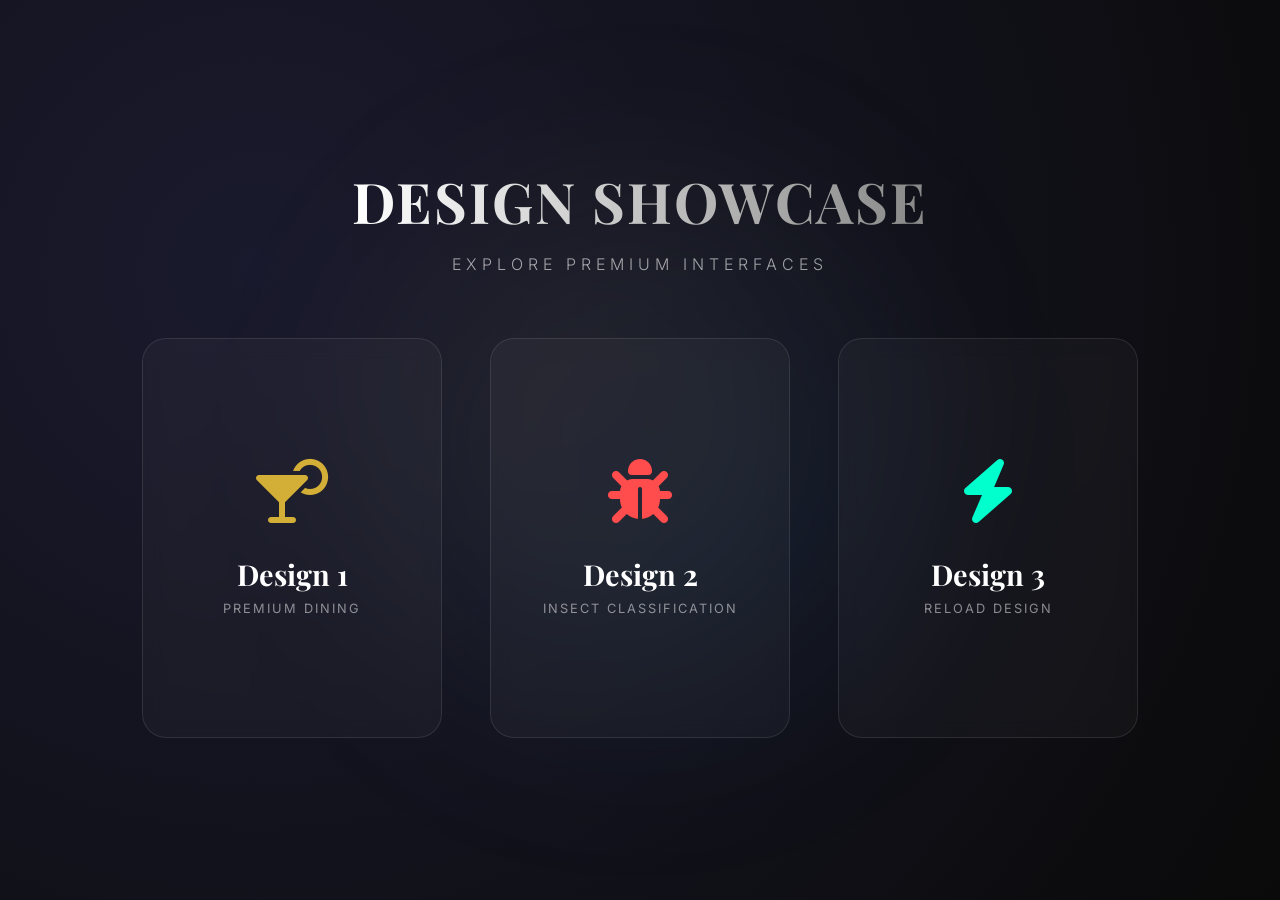
<file: index.html>
<!DOCTYPE html>
<html lang="en">
<head>
    <meta charset="UTF-8">
    <meta name="viewport" content="width=device-width, initial-scale=1.0">
    <title>Design Showcase | Home</title>
    <meta name="description" content="Welcome to the Design Showcase. Select a portal to explore different premium web designs.">
    <!-- Google Fonts -->
    <link rel="preconnect" href="https://fonts.googleapis.com">
    <link rel="preconnect" href="https://fonts.gstatic.com" crossorigin>
    <link href="https://fonts.googleapis.com/css2?family=Inter:wght@300;400;600&family=Playfair+Display:wght@400;700&display=swap" rel="stylesheet">
    <!-- Font Awesome for icons -->
    <link rel="stylesheet" href="https://cdnjs.cloudflare.com/ajax/libs/font-awesome/6.4.0/css/all.min.css">
    <link rel="stylesheet" href="index.css">
</head>
<body>
    <div class="bg-gradient"></div>
    <div class="blob"></div>

    <header>
        <h1>DESIGN SHOWCASE</h1>
        <p>Explore Premium Interfaces</p>
    </header>

    <main class="portal-container">
        <a href="design1.html" class="portal-card d1">
            <i class="fa-solid fa-martini-glass-citrus"></i>
            <h2>Design 1</h2>
            <span>Premium Dining</span>
        </a>

        <a href="design2.html" class="portal-card d2">
            <i class="fa-solid fa-bug"></i>
            <h2>Design 2</h2>
            <span>Insect Classification</span>
        </a>
        <a href="design3.html" class="portal-card d3">
            <i class="fa-solid fa-bolt"></i>
            <h2>Design 3</h2>
            <span>Reload Design</span>
        </a>
    </main>
</body>
</html>
</file>
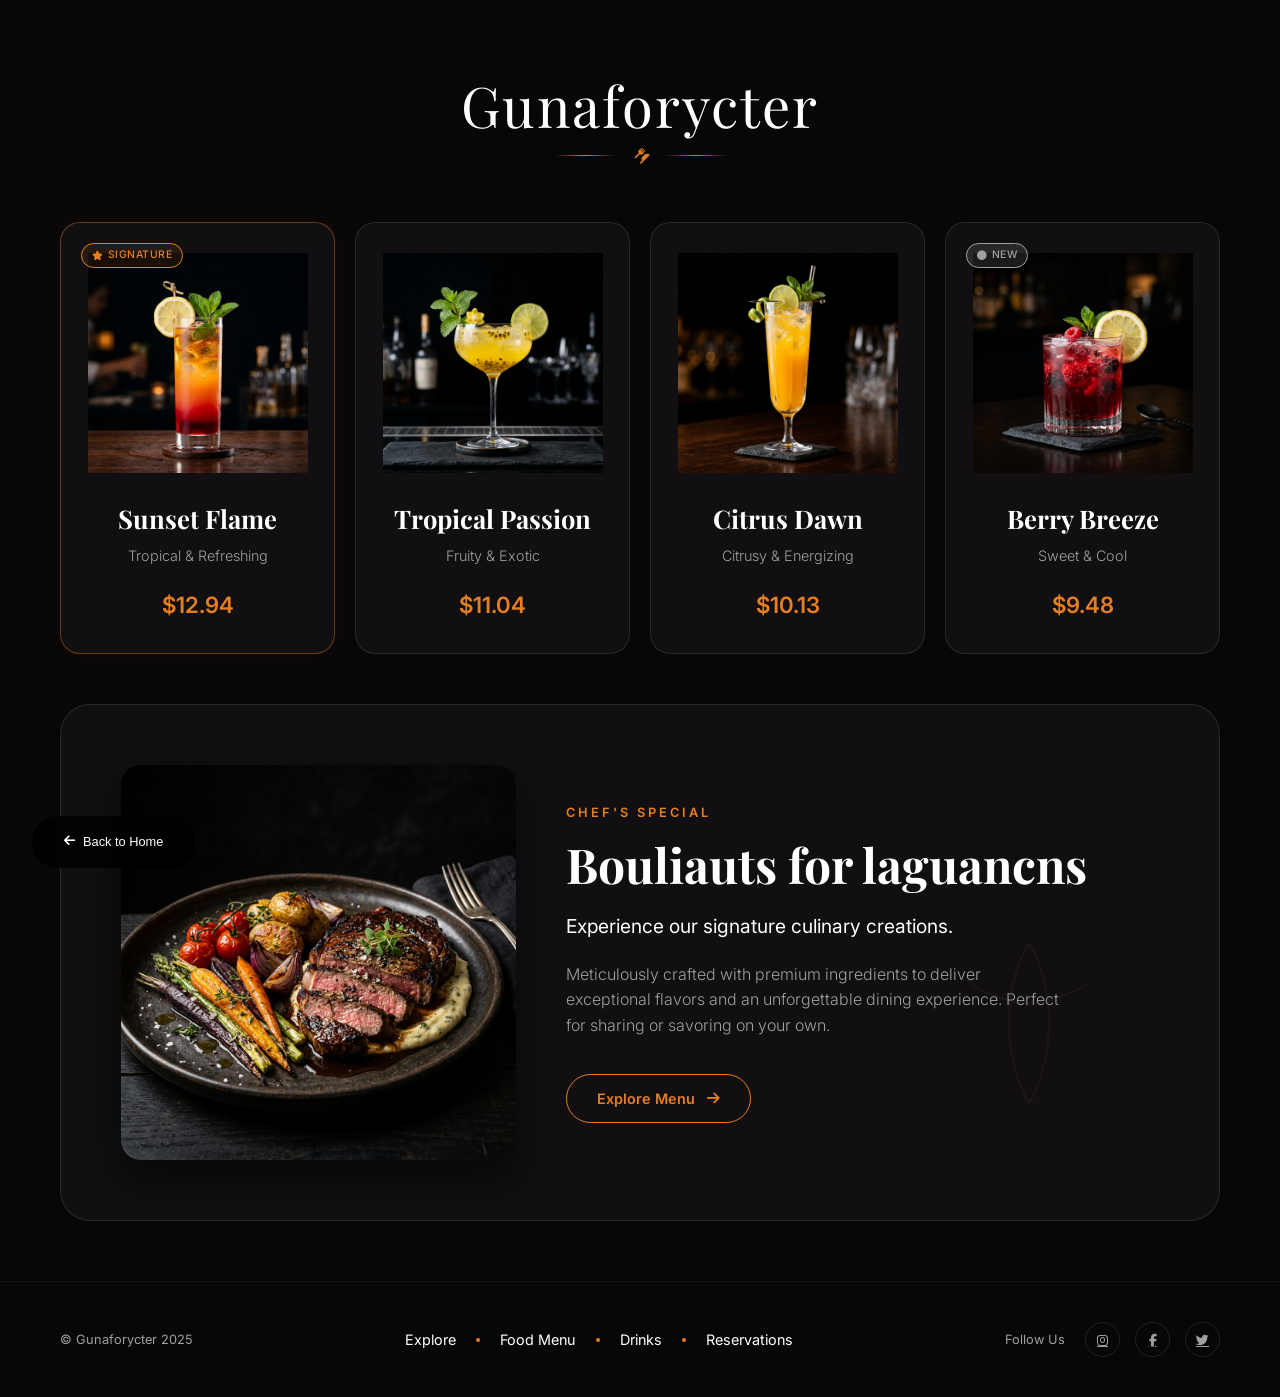
<file: design1.html>
<!DOCTYPE html>
<html lang="en">
<head>
    <meta charset="UTF-8">
    <meta name="viewport" content="width=device-width, initial-scale=1.0">
    <title>Gunaforycter | Premium Dining</title>
    <meta name="description" content="Experience the finest cocktails and gourmet dining at Gunaforycter. Explore our signature drinks and chef's special creations.">
    <!-- Google Fonts -->
    <link rel="preconnect" href="https://fonts.googleapis.com">
    <link rel="preconnect" href="https://fonts.gstatic.com" crossorigin>
    <link href="https://fonts.googleapis.com/css2?family=Inter:wght@300;400;600&family=Playfair+Display:ital,wght@0,400;0,700;1,400&display=swap" rel="stylesheet">
    <!-- Font Awesome for icons -->
    <link rel="stylesheet" href="https://cdnjs.cloudflare.com/ajax/libs/font-awesome/6.4.0/css/all.min.css">
    <link rel="stylesheet" href="design1.css">
</head>
<body>
    <a href="index.html" style="position: fixed; bottom: 2rem; left: 2rem; padding: 1rem 2rem; background: rgba(0,0,0,0.8); color: white; text-decoration: none; border-radius: 50px; font-size: 0.8rem; z-index: 1000; backdrop-filter: blur(10px); display: flex; align-items: center; gap: 0.5rem; font-family: sans-serif;"><i class="fa-solid fa-arrow-left"></i> Back to Home</a>
    <header class="header">
        <h1 class="logo">Gunaforycter</h1>
        <div class="header-decoration">
            <span class="line"></span>
            <i class="fa-solid fa-utensils gold-icon"></i>
            <span class="line"></span>
        </div>
    </header>

    <main class="container">
        <!-- Drinks Section -->
        <section class="menu-grid">
            <!-- Card 1 -->
            <div class="card glass highlight">
                <div class="badge signature"><i class="fa-solid fa-star"></i> Signature</div>
                <div class="image-container">
                    <img src="assets/sunset_flame_1778420703460.png" alt="Sunset Flame Cocktail" loading="lazy">
                </div>
                <div class="card-info">
                    <h3>Sunset Flame</h3>
                    <p>Tropical & Refreshing</p>
                    <div class="price">$12.94</div>
                </div>
            </div>

            <!-- Card 2 -->
            <div class="card glass">
                <div class="image-container">
                    <img src="assets/tropical_passion_1778420719718.png" alt="Tropical Passion Drink" loading="lazy">
                </div>
                <div class="card-info">
                    <h3>Tropical Passion</h3>
                    <p>Fruity & Exotic</p>
                    <div class="price">$11.04</div>
                </div>
            </div>

            <!-- Card 3 -->
            <div class="card glass">
                <div class="image-container">
                    <img src="assets/citrus_dawn_1778420735762.png" alt="Citrus Dawn Cocktail" loading="lazy">
                </div>
                <div class="card-info">
                    <h3>Citrus Dawn</h3>
                    <p>Citrusy & Energizing</p>
                    <div class="price">$10.13</div>
                </div>
            </div>

            <!-- Card 4 -->
            <div class="card glass">
                <div class="badge new"><i class="fa-solid fa-circle"></i> New</div>
                <div class="image-container">
                    <img src="assets/berry_breeze_1778420751993.png" alt="Berry Breeze Mocktail" loading="lazy">
                </div>
                <div class="card-info">
                    <h3>Berry Breeze</h3>
                    <p>Sweet & Cool</p>
                    <div class="price">$9.48</div>
                </div>
            </div>
        </section>

        <!-- Chef's Special Section -->
        <section class="special-section glass">
            <div class="special-content">
                <div class="special-image">
                    <img src="assets/steak_platter_1778420772099.png" alt="Chef's Special Steak" loading="lazy">
                </div>
                <div class="special-text">
                    <span class="label">CHEF'S SPECIAL</span>
                    <h2>Bouliauts for laguancns</h2>
                    <p class="subtitle">Experience our signature culinary creations.</p>
                    <p class="description">
                        Meticulously crafted with premium ingredients to deliver exceptional flavors and an unforgettable dining experience. Perfect for sharing or savoring on your own.
                    </p>
                    <a href="#" class="btn-primary">Explore Menu <i class="fa-solid fa-arrow-right"></i></a>
                </div>
                <div class="floral-pattern">
                    <svg width="200" height="200" viewBox="0 0 200 200" fill="none" xmlns="http://www.w3.org/2000/svg">
                        <path d="M100 20C100 20 80 50 80 100C80 150 100 180 100 180" stroke="#4A3B2F" stroke-width="2"/>
                        <path d="M100 20C100 20 120 50 120 100C120 150 100 180 100 180" stroke="#4A3B2F" stroke-width="2"/>
                        <path d="M40 60C40 60 70 80 100 80" stroke="#4A3B2F" stroke-width="2"/>
                        <path d="M160 60C160 60 130 80 100 80" stroke="#4A3B2F" stroke-width="2"/>
                    </svg>
                </div>
            </div>
        </section>
    </main>

    <footer class="footer">
        <div class="footer-left">
            &copy; Gunaforycter 2025
        </div>
        <nav class="footer-nav">
            <ul>
                <li><a href="#">Explore</a></li>
                <li class="dot"></li>
                <li><a href="#">Food Menu</a></li>
                <li class="dot"></li>
                <li><a href="#">Drinks</a></li>
                <li class="dot"></li>
                <li><a href="#">Reservations</a></li>
            </ul>
        </nav>
        <div class="footer-right">
            <span>Follow Us</span>
            <div class="social-links">
                <a href="#"><i class="fa-brands fa-instagram"></i></a>
                <a href="#"><i class="fa-brands fa-facebook-f"></i></a>
                <a href="#"><i class="fa-brands fa-twitter"></i></a>
            </div>
        </div>
    </footer>

    <script src="script.js"></script>
</body>
</html>
</file>
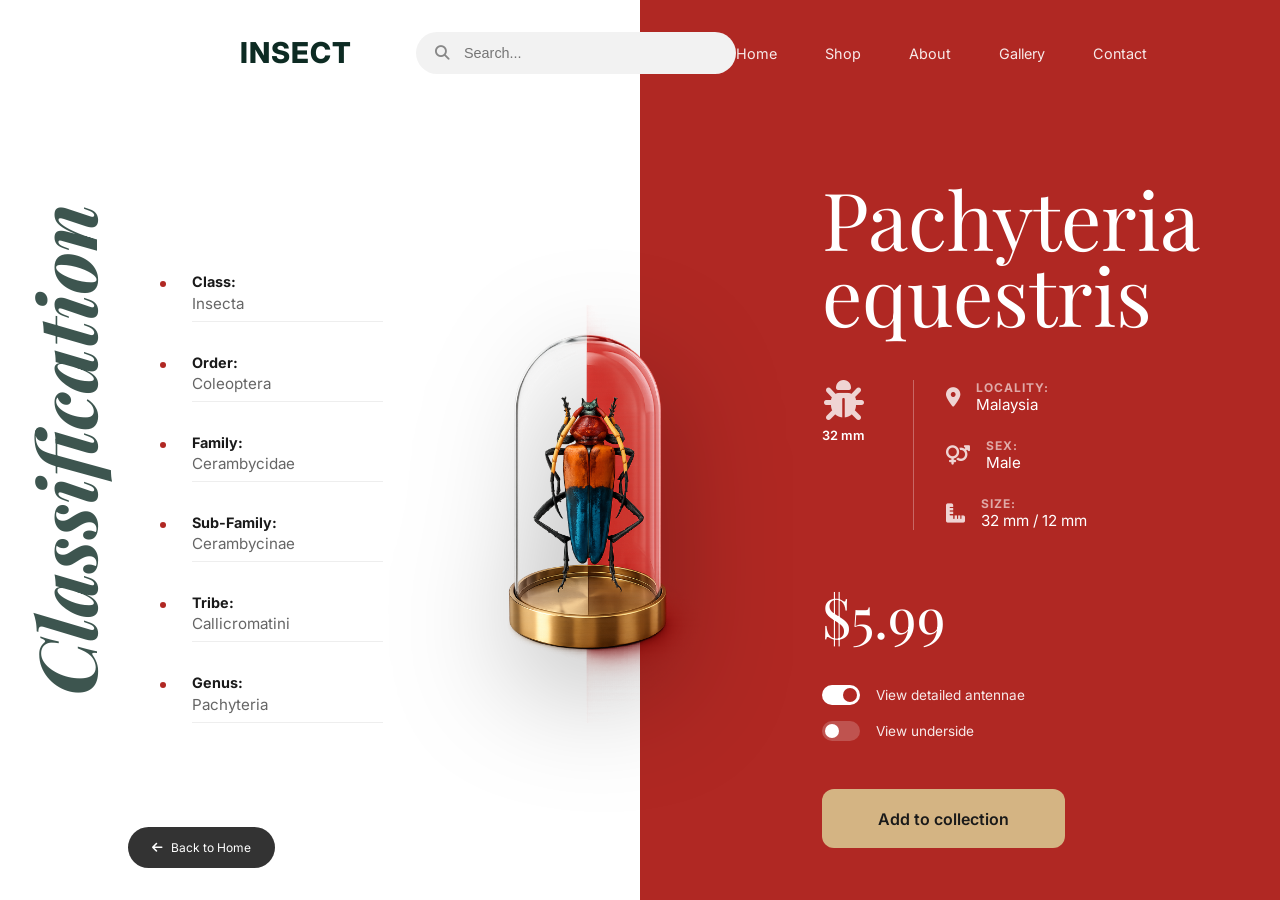
<file: design2.html>
<!DOCTYPE html>
<html lang="en">
<head>
    <meta charset="UTF-8">
    <meta name="viewport" content="width=device-width, initial-scale=1.0">
    <title>Insect Classification | Pachyteria Equestris</title>
    <meta name="description" content="Explore the detailed classification and specimen details of Pachyteria Equestris. Premium insect collection gallery.">
    <!-- Google Fonts -->
    <link rel="preconnect" href="https://fonts.googleapis.com">
    <link rel="preconnect" href="https://fonts.gstatic.com" crossorigin>
    <link href="https://fonts.googleapis.com/css2?family=Inter:wght@300;400;600;700;800&family=Playfair+Display:ital,wght@0,400;0,700;1,400;1,700&display=swap" rel="stylesheet">
    <!-- Font Awesome for icons -->
    <link rel="stylesheet" href="https://cdnjs.cloudflare.com/ajax/libs/font-awesome/6.4.0/css/all.min.css">
    <link rel="stylesheet" href="design2.css">
</head>
<body>
    <div class="bg-split">
        <div class="bg-left"></div>
        <div class="bg-right"></div>
    </div>

    <a href="index.html" class="back-home"><i class="fa-solid fa-arrow-left"></i> Back to Home</a>

    <header class="main-header">
        <div class="header-left">
            <h1 class="logo">INSECT</h1>
            <div class="search-bar">
                <i class="fa-solid fa-search"></i>
                <input type="text" placeholder="Search...">
            </div>
        </div>
        <nav class="header-right">
            <ul class="nav-links">
                <li><a href="#">Home</a></li>
                <li><a href="#">Shop</a></li>
                <li><a href="#">About</a></li>
                <li><a href="#">Gallery</a></li>
                <li><a href="#">Contact</a></li>
            </ul>
        </nav>
    </header>

    <div class="classification-sidebar">
        <h2 class="vertical-text">Classification</h2>
    </div>

    <main class="content-container">
        <!-- Classification Details -->
        <section class="details-left">
            <ul class="classification-list">
                <li class="classification-item">
                    <span class="classification-label">Class:</span>
                    <span class="classification-value">Insecta</span>
                </li>
                <li class="classification-item">
                    <span class="classification-label">Order:</span>
                    <span class="classification-value">Coleoptera</span>
                </li>
                <li class="classification-item">
                    <span class="classification-label">Family:</span>
                    <span class="classification-value">Cerambycidae</span>
                </li>
                <li class="classification-item">
                    <span class="classification-label">Sub-Family:</span>
                    <span class="classification-value">Cerambycinae</span>
                </li>
                <li class="classification-item">
                    <span class="classification-label">Tribe:</span>
                    <span class="classification-value">Callicromatini</span>
                </li>
                <li class="classification-item">
                    <span class="classification-label">Genus:</span>
                    <span class="classification-value">Pachyteria</span>
                </li>
            </ul>
        </section>

        <!-- Specimen Image -->
        <div class="center-specimen">
            <img src="assets/Insect.png" alt="Pachyteria equestris" class="specimen-img">
        </div>

        <!-- Product Info -->
        <section class="details-right">
            <div class="product-header">
                <h2 class="product-title">Pachyteria<br>equestris</h2>
            </div>
            
            <div class="specimen-meta">
                <div class="meta-item-large">
                    <i class="fa-solid fa-bug"></i>
                    <span>32 mm</span>
                </div>
                <div class="meta-grid">
                    <div class="meta-item">
                        <i class="fa-solid fa-location-dot"></i>
                        <div class="meta-text">
                            <h4>Locality:</h4>
                            <p>Malaysia</p>
                        </div>
                    </div>
                    <div class="meta-item">
                        <i class="fa-solid fa-venus-mars"></i>
                        <div class="meta-text">
                            <h4>Sex:</h4>
                            <p>Male</p>
                        </div>
                    </div>
                    <div class="meta-item">
                        <i class="fa-solid fa-ruler-combined"></i>
                        <div class="meta-text">
                            <h4>Size:</h4>
                            <p>32 mm / 12 mm</p>
                        </div>
                    </div>
                </div>
            </div>

            <div class="price">$5.99</div>

            <div class="controls">
                <div class="toggle-group">
                    <label class="toggle-switch">
                        <input type="checkbox" checked>
                        <span class="slider"></span>
                    </label>
                    <span class="toggle-label">View detailed antennae</span>
                </div>
                <div class="toggle-group">
                    <label class="toggle-switch">
                        <input type="checkbox">
                        <span class="slider"></span>
                    </label>
                    <span class="toggle-label">View underside</span>
                </div>
            </div>

            <button class="add-to-collection">Add to collection</button>
        </section>
    </main>
</body>
</html>
</file>
<file: index.css>
:root {
    --bg-dark: #0a0a0a;
    --accent-gold: #d4af37;
    --accent-blue: #007bff;
    --text-main: #ffffff;
    --font-heading: 'Playfair Display', serif;
    --font-body: 'Inter', sans-serif;
}

* {
    margin: 0;
    padding: 0;
    box-sizing: border-box;
}

body {
    background-color: var(--bg-dark);
    color: var(--text-main);
    font-family: var(--font-body);
    min-height: 100vh;
    display: flex;
    flex-direction: column;
    align-items: center;
    justify-content: center;
    overflow: hidden;
}

/* Background Animation */
.bg-gradient {
    position: fixed;
    top: 0;
    left: 0;
    width: 100%;
    height: 100%;
    background: radial-gradient(circle at 20% 30%, #1a1a2e 0%, #0a0a0a 100%);
    z-index: -1;
}

.blob {
    position: absolute;
    width: 500px;
    height: 500px;
    background: linear-gradient(135deg, rgba(212, 175, 55, 0.1) 0%, rgba(0, 123, 255, 0.1) 100%);
    filter: blur(100px);
    border-radius: 50%;
    animation: move 20s infinite alternate;
}

@keyframes move {
    from { transform: translate(-10%, -10%); }
    to { transform: translate(10%, 10%); }
}

header {
    text-align: center;
    margin-bottom: 4rem;
    z-index: 1;
}

header h1 {
    font-family: var(--font-heading);
    font-size: 3.5rem;
    letter-spacing: 2px;
    margin-bottom: 1rem;
    background: linear-gradient(to right, #fff, #888);
    background-clip: text;
    -webkit-text-fill-color: transparent;
}

header p {
    font-weight: 300;
    letter-spacing: 5px;
    text-transform: uppercase;
    opacity: 0.6;
}

.portal-container {
    display: flex;
    gap: 3rem;
    z-index: 1;
}

.portal-card {
    position: relative;
    width: 300px;
    height: 400px;
    background: rgba(255, 255, 255, 0.03);
    border: 1px solid rgba(255, 255, 255, 0.1);
    border-radius: 24px;
    display: flex;
    flex-direction: column;
    align-items: center;
    justify-content: center;
    text-decoration: none;
    color: white;
    transition: all 0.5s cubic-bezier(0.23, 1, 0.32, 1);
    overflow: hidden;
    backdrop-filter: blur(10px);
}

.portal-card:hover {
    transform: translateY(-15px) scale(1.02);
    border-color: rgba(255, 255, 255, 0.3);
    background: rgba(255, 255, 255, 0.05);
    box-shadow: 0 25px 50px rgba(0,0,0,0.5);
}

.portal-card i {
    font-size: 4rem;
    margin-bottom: 2rem;
    transition: all 0.5s ease;
}

.portal-card.d1 i { color: var(--accent-gold); }
.portal-card.d2 i { color: #ff4d4d; }
.portal-card.d3 i { color: #00ffcc; }

.portal-card h2 {
    font-family: var(--font-heading);
    font-size: 1.8rem;
    margin-bottom: 0.5rem;
}

.portal-card span {
    font-size: 0.8rem;
    text-transform: uppercase;
    letter-spacing: 2px;
    opacity: 0.5;
}

.portal-card::after {
    content: '';
    position: absolute;
    top: 0;
    left: -100%;
    width: 100%;
    height: 100%;
    background: linear-gradient(90deg, transparent, rgba(255,255,255,0.05), transparent);
    transition: 0.5s;
}

.portal-card:hover::after {
    left: 100%;
}

@media (max-width: 768px) {
    .portal-container {
        flex-direction: column;
    }
}
</file>
<file: design1.css>
:root {
    --bg-color: #080708;
    --card-bg: #110F11;
    --accent-color: #E67E22;
    --text-primary: #FFFFFF;
    --text-secondary: #A0A0A0;
    --gold: #D4AF37;
    --glass-border: rgba(255, 255, 255, 0.1);
    --highlight-border: rgba(230, 126, 34, 0.4);
    --transition-speed: 0.4s;
}

* {
    margin: 0;
    padding: 0;
    box-sizing: border-box;
}

body {
    background-color: var(--bg-color);
    color: var(--text-primary);
    font-family: 'Inter', sans-serif;
    line-height: 1.6;
    overflow-x: hidden;
    min-height: 100vh;
}

/* Header Styling */
.header {
    text-align: center;
    padding: 60px 20px 40px;
}

.logo {
    font-family: 'Playfair Display', serif;
    font-size: 3.5rem;
    font-weight: 400;
    letter-spacing: 2px;
    margin-bottom: 10px;
}

.header-decoration {
    display: flex;
    align-items: center;
    justify-content: center;
    gap: 20px;
    margin-top: -10px;
}

.header-decoration .line {
    height: 1px;
    width: 60px;
    background: linear-gradient(to right, transparent, var(--accent-color), transparent);
}

.gold-icon {
    color: var(--accent-color);
    font-size: 0.8rem;
    transform: rotate(45deg);
}

/* Container */
.container {
    max-width: 1200px;
    margin: 0 auto;
    padding: 20px;
}

/* Menu Grid */
.menu-grid {
    display: grid;
    grid-template-columns: repeat(4, 1fr);
    gap: 20px;
    margin-bottom: 50px;
}

/* Card Styling */
.card {
    position: relative;
    background: var(--card-bg);
    border: 1px solid var(--glass-border);
    border-radius: 20px;
    padding: 30px 20px;
    text-align: center;
    transition: transform var(--transition-speed), border var(--transition-speed), box-shadow var(--transition-speed);
    overflow: hidden;
    cursor: pointer;
}

.card:hover {
    transform: translateY(-10px);
    border-color: var(--accent-color);
    box-shadow: 0 15px 35px rgba(230, 126, 34, 0.1);
}

.card.highlight {
    border-color: var(--highlight-border);
    box-shadow: 0 0 20px rgba(230, 126, 34, 0.05);
}

.badge {
    position: absolute;
    top: 20px;
    left: 20px;
    font-size: 0.65rem;
    padding: 3px 10px;
    border-radius: 20px;
    background: rgba(230, 126, 34, 0.1);
    border: 1px solid var(--accent-color);
    color: var(--accent-color);
    font-weight: 500;
    display: flex;
    align-items: center;
    gap: 4px;
    text-transform: uppercase;
    letter-spacing: 0.5px;
}

.badge i {
    font-size: 0.6rem;
}

.badge.new {
    background: rgba(255, 255, 255, 0.1);
    border-color: var(--text-secondary);
    color: var(--text-secondary);
}

.image-container {
    margin-bottom: 25px;
    height: 220px;
    display: flex;
    align-items: center;
    justify-content: center;
}

.image-container img {
    max-width: 100%;
    max-height: 100%;
    object-fit: contain;
    transition: transform var(--transition-speed);
}

.card:hover .image-container img {
    transform: scale(1.1);
}

.card-info h3 {
    font-family: 'Playfair Display', serif;
    font-size: 1.6rem;
    margin-bottom: 5px;
    color: var(--text-primary);
}

.card-info p {
    color: var(--text-secondary);
    font-size: 0.9rem;
    margin-bottom: 20px;
    font-weight: 300;
}

.price {
    color: var(--accent-color);
    font-size: 1.4rem;
    font-weight: 600;
    font-family: 'Inter', sans-serif;
}

/* Special Section */
.special-section {
    background: var(--card-bg);
    border: 1px solid var(--glass-border);
    border-radius: 30px;
    padding: 60px;
    margin-top: 50px;
    position: relative;
    overflow: hidden;
}

.special-content {
    display: grid;
    grid-template-columns: 1fr 1.5fr;
    gap: 50px;
    align-items: center;
    position: relative;
    z-index: 2;
}

.special-image {
    width: 100%;
    border-radius: 20px;
    overflow: hidden;
    box-shadow: 0 20px 40px rgba(0,0,0,0.5);
}

.special-image img {
    width: 100%;
    display: block;
    transition: transform 1s ease;
}

.special-section:hover .special-image img {
    transform: scale(1.05);
}

.special-text .label {
    color: var(--accent-color);
    font-size: 0.8rem;
    letter-spacing: 3px;
    font-weight: 600;
    display: block;
    margin-bottom: 15px;
}

.special-text h2 {
    font-family: 'Playfair Display', serif;
    font-size: 3rem;
    line-height: 1.1;
    margin-bottom: 20px;
}

.special-text .subtitle {
    font-size: 1.2rem;
    color: var(--text-primary);
    margin-bottom: 20px;
    font-weight: 400;
}

.special-text .description {
    color: var(--text-secondary);
    margin-bottom: 35px;
    max-width: 500px;
    font-weight: 300;
}

.btn-primary {
    display: inline-flex;
    align-items: center;
    gap: 12px;
    padding: 12px 30px;
    border: 1px solid var(--accent-color);
    border-radius: 30px;
    color: var(--accent-color);
    text-decoration: none;
    font-weight: 600;
    font-size: 0.9rem;
    transition: all 0.3s ease;
}

.btn-primary:hover {
    background: var(--accent-color);
    color: white;
}

.btn-primary i {
    transition: transform 0.3s ease;
}

.btn-primary:hover i {
    transform: translateX(5px);
}

.floral-pattern {
    position: absolute;
    right: 30px;
    bottom: 30px;
    opacity: 0.2;
    pointer-events: none;
}

/* Footer Styling */
.footer {
    display: flex;
    justify-content: space-between;
    align-items: center;
    padding: 40px 60px;
    margin-top: 40px;
    border-top: 1px solid rgba(255,255,255,0.05);
    background: rgba(8, 7, 8, 0.9);
}

.footer-left {
    color: var(--text-secondary);
    font-size: 0.8rem;
}

.footer-nav ul {
    display: flex;
    list-style: none;
    align-items: center;
    gap: 20px;
}

.footer-nav a {
    color: var(--text-primary);
    text-decoration: none;
    font-size: 0.9rem;
    transition: color 0.3s ease;
    font-weight: 400;
}

.footer-nav a:hover {
    color: var(--accent-color);
}

.dot {
    width: 4px;
    height: 4px;
    background-color: var(--accent-color);
    border-radius: 50%;
}

.footer-right {
    display: flex;
    align-items: center;
    gap: 20px;
    color: var(--text-secondary);
    font-size: 0.8rem;
}

.social-links {
    display: flex;
    gap: 15px;
}

.social-links a {
    color: var(--text-secondary);
    border: 1px solid rgba(255,255,255,0.1);
    width: 35px;
    height: 35px;
    display: flex;
    align-items: center;
    justify-content: center;
    border-radius: 50%;
    font-size: 0.8rem;
    transition: all 0.3s ease;
}

.social-links a:hover {
    color: var(--accent-color);
    border-color: var(--accent-color);
    background: rgba(230, 126, 34, 0.05);
}

@media (max-width: 1100px) {
    .menu-grid {
        grid-template-columns: repeat(2, 1fr);
    }
}

@media (max-width: 992px) {
    .special-content {
        grid-template-columns: 1fr;
        text-align: center;
    }
    
    .special-text .description {
        margin-left: auto;
        margin-right: auto;
    }
    
    .footer {
        flex-direction: column;
        gap: 30px;
        padding: 40px 20px;
    }
    
    .footer-nav ul {
        flex-wrap: wrap;
        justify-content: center;
    }
}

@media (max-width: 600px) {
    .logo {
        font-size: 2.5rem;
    }
    
    .special-section {
        padding: 30px;
    }
    
    .special-text h2 {
        font-size: 2.2rem;
    }
}
</file>
<file: design2.css>
:root {
    --color-red: #B02823;
    --color-white: #ffffff;
    --color-text-dark: #1a1a1a;
    --color-text-muted: #666666;
    --color-gold: #d4b483;
    --font-main: 'Inter', sans-serif;
    --font-serif: 'Playfair Display', serif;
}

* {
    margin: 0;
    padding: 0;
    box-sizing: border-box;
}

body {
    font-family: var(--font-main);
    background-color: var(--color-white);
    color: var(--color-text-dark);
    overflow-x: hidden;
    min-height: 100vh;
}

/* Background Split */
.bg-split {
    position: fixed;
    top: 0;
    left: 0;
    width: 100%;
    height: 100%;
    display: flex;
    z-index: -1;
}

.bg-left { flex: 1; background: var(--color-white); }
.bg-right { flex: 1; background: var(--color-red); }

/* Header */
.main-header {
    display: flex;
    justify-content: space-between;
    align-items: center;
    padding: 2rem 10rem 2rem 15rem; /* Pushed logo right to clear vertical text */
    position: fixed;
    top: 0;
    left: 0;
    width: 100%;
    z-index: 100;
}

.header-left {
    display: flex;
    align-items: center;
    gap: 4rem;
    flex: 1;
}

.logo {
    font-size: 1.8rem;
    font-weight: 800;
    letter-spacing: 1px;
    color: #0d2b23;
}

.search-bar {
    position: relative;
    width: 320px;
}

.search-bar i {
    position: absolute;
    left: 1.2rem;
    top: 50%;
    transform: translateY(-50%);
    color: #888;
    font-size: 0.9rem;
}

.search-bar input {
    width: 100%;
    padding: 0.8rem 1rem 0.8rem 3rem;
    border: none;
    background: #f2f2f2;
    border-radius: 50px;
    font-size: 0.9rem;
}

.header-right {
    flex: 1;
    display: flex;
    justify-content: flex-end;
}

.nav-links {
    display: flex;
    gap: 3rem;
    list-style: none;
}

.nav-links a {
    text-decoration: none;
    color: white;
    font-size: 0.9rem;
    font-weight: 400;
    opacity: 0.9;
    transition: opacity 0.3s;
}

.nav-links a:hover { opacity: 1; }

/* Sidebar */
.classification-sidebar {
    position: fixed;
    left: 2rem; /* Comfortable padding from the edge */
    top: 50%;
    transform: translateY(-50%);
    z-index: 5;
    pointer-events: none;
}

.vertical-text {
    font-family: var(--font-serif);
    font-style: italic;
    font-size: 8rem;
    color: #0d2b23;
    opacity: 0.8; /* Restored visibility */
    writing-mode: vertical-rl;
    transform: rotate(180deg);
    line-height: 0.8;
}

/* Main Content */
.content-container {
    display: grid;
    grid-template-columns: 1.2fr 1.5fr 1fr;
    min-height: 100vh;
    padding: 10rem 5rem 2rem 18rem; /* Generous left padding to clear the sidebar */
    align-items: center;
    gap: 4rem; /* More space between columns */
}

/* Left Details */
.classification-list {
    list-style: none;
}

.classification-item {
    margin-bottom: 2rem;
    position: relative;
    padding-left: 2rem; /* Space for the dot */
}

.classification-item::before {
    content: '';
    position: absolute;
    left: 0;
    top: 8px;
    width: 6px;
    height: 6px;
    background: var(--color-red);
    border-radius: 50%;
}

.classification-label {
    display: block;
    font-weight: 700;
    font-size: 0.9rem;
    margin-bottom: 0.2rem;
}

.classification-value {
    color: var(--color-text-muted);
    font-size: 0.95rem;
    border-bottom: 1px solid #eee;
    padding-bottom: 0.5rem;
    display: block;
}

/* Center Specimen */
.center-specimen {
    display: flex;
    justify-content: center;
    align-items: center;
    position: relative;
    z-index: 10;
}

.specimen-img {
    width: 100%;
    max-width: 600px;
    height: auto;
    filter: drop-shadow(0 30px 60px rgba(0,0,0,0.3));
    transition: transform 0.5s cubic-bezier(0.175, 0.885, 0.32, 1.275);
}

.specimen-img:hover {
    transform: scale(1.05);
}

/* Right Details */
.details-right {
    color: white;
    padding-left: 2rem;
}

.product-title {
    font-family: var(--font-serif);
    font-size: 5rem;
    font-weight: 400;
    line-height: 0.95;
    margin-bottom: 3rem;
}

.specimen-meta {
    display: flex;
    gap: 3rem;
    margin-bottom: 3rem;
    align-items: flex-start;
}

.meta-item-large {
    display: flex;
    flex-direction: column;
    align-items: center;
    gap: 0.5rem;
}

.meta-item-large i {
    font-size: 2.5rem;
    opacity: 0.8;
}

.meta-item-large span {
    font-size: 0.8rem;
    font-weight: 600;
}

.meta-grid {
    display: flex;
    flex-direction: column;
    gap: 1.5rem;
    border-left: 1px solid rgba(255,255,255,0.3);
    padding-left: 2rem;
}

.meta-item {
    display: flex;
    align-items: center;
    gap: 1rem;
}

.meta-item i {
    font-size: 1.2rem;
    opacity: 0.8;
}

.meta-text h4 {
    font-size: 0.75rem;
    text-transform: uppercase;
    opacity: 0.6;
    letter-spacing: 1px;
}

.meta-text p {
    font-size: 0.95rem;
}

.price {
    font-family: var(--font-serif);
    font-size: 3.5rem;
    margin-bottom: 2rem;
}

.controls {
    margin-bottom: 3rem;
}

.toggle-group {
    display: flex;
    align-items: center;
    gap: 1rem;
    margin-bottom: 1rem;
}

.toggle-switch {
    position: relative;
    display: inline-block;
    width: 38px;
    height: 20px;
}

.toggle-switch input { opacity: 0; width: 0; height: 0; }

.slider {
    position: absolute;
    cursor: pointer;
    top: 0; left: 0; right: 0; bottom: 0;
    background-color: rgba(255,255,255,0.2);
    transition: .4s;
    border-radius: 20px;
}

.slider:before {
    position: absolute;
    content: "";
    height: 14px; width: 14px;
    left: 3px; bottom: 3px;
    background-color: white;
    transition: .4s;
    border-radius: 50%;
}

input:checked + .slider { background-color: var(--color-white); }
input:checked + .slider:before {
    transform: translateX(18px);
    background-color: var(--color-red);
}

.toggle-label {
    font-size: 0.85rem;
    opacity: 0.9;
}

.add-to-collection {
    background: var(--color-gold);
    color: #1a1a1a;
    border: none;
    padding: 1.2rem 3.5rem;
    border-radius: 12px;
    font-family: var(--font-main);
    font-weight: 600;
    font-size: 1rem;
    cursor: pointer;
    transition: all 0.3s;
}

.add-to-collection:hover {
    background: #c4a473;
    transform: translateY(-2px);
    box-shadow: 0 10px 20px rgba(0,0,0,0.2);
}

/* Back Home */
.back-home {
    position: fixed;
    bottom: 2rem;
    left: 8rem; /* Move even further to clear the large vertical text */
    padding: 0.8rem 1.5rem;
    background: rgba(0,0,0,0.8);
    color: white;
    text-decoration: none;
    border-radius: 50px;
    font-size: 0.75rem;
    z-index: 200;
    backdrop-filter: blur(10px);
    display: flex;
    align-items: center;
    gap: 0.5rem;
}

/* Responsive */
@media (max-width: 1400px) {
    .content-container {
        padding-left: 10rem;
    }
    .vertical-text {
        font-size: 5rem;
    }
}

@media (max-width: 1100px) {
    .content-container {
        grid-template-columns: 1fr;
        padding: 10rem 2rem 2rem 2rem;
    }
    .classification-sidebar { display: none; }
    .bg-split { flex-direction: column; }
    .header-right { display: none; }
    .details-right { padding-left: 0; color: #1a1a1a; }
}
</file>
